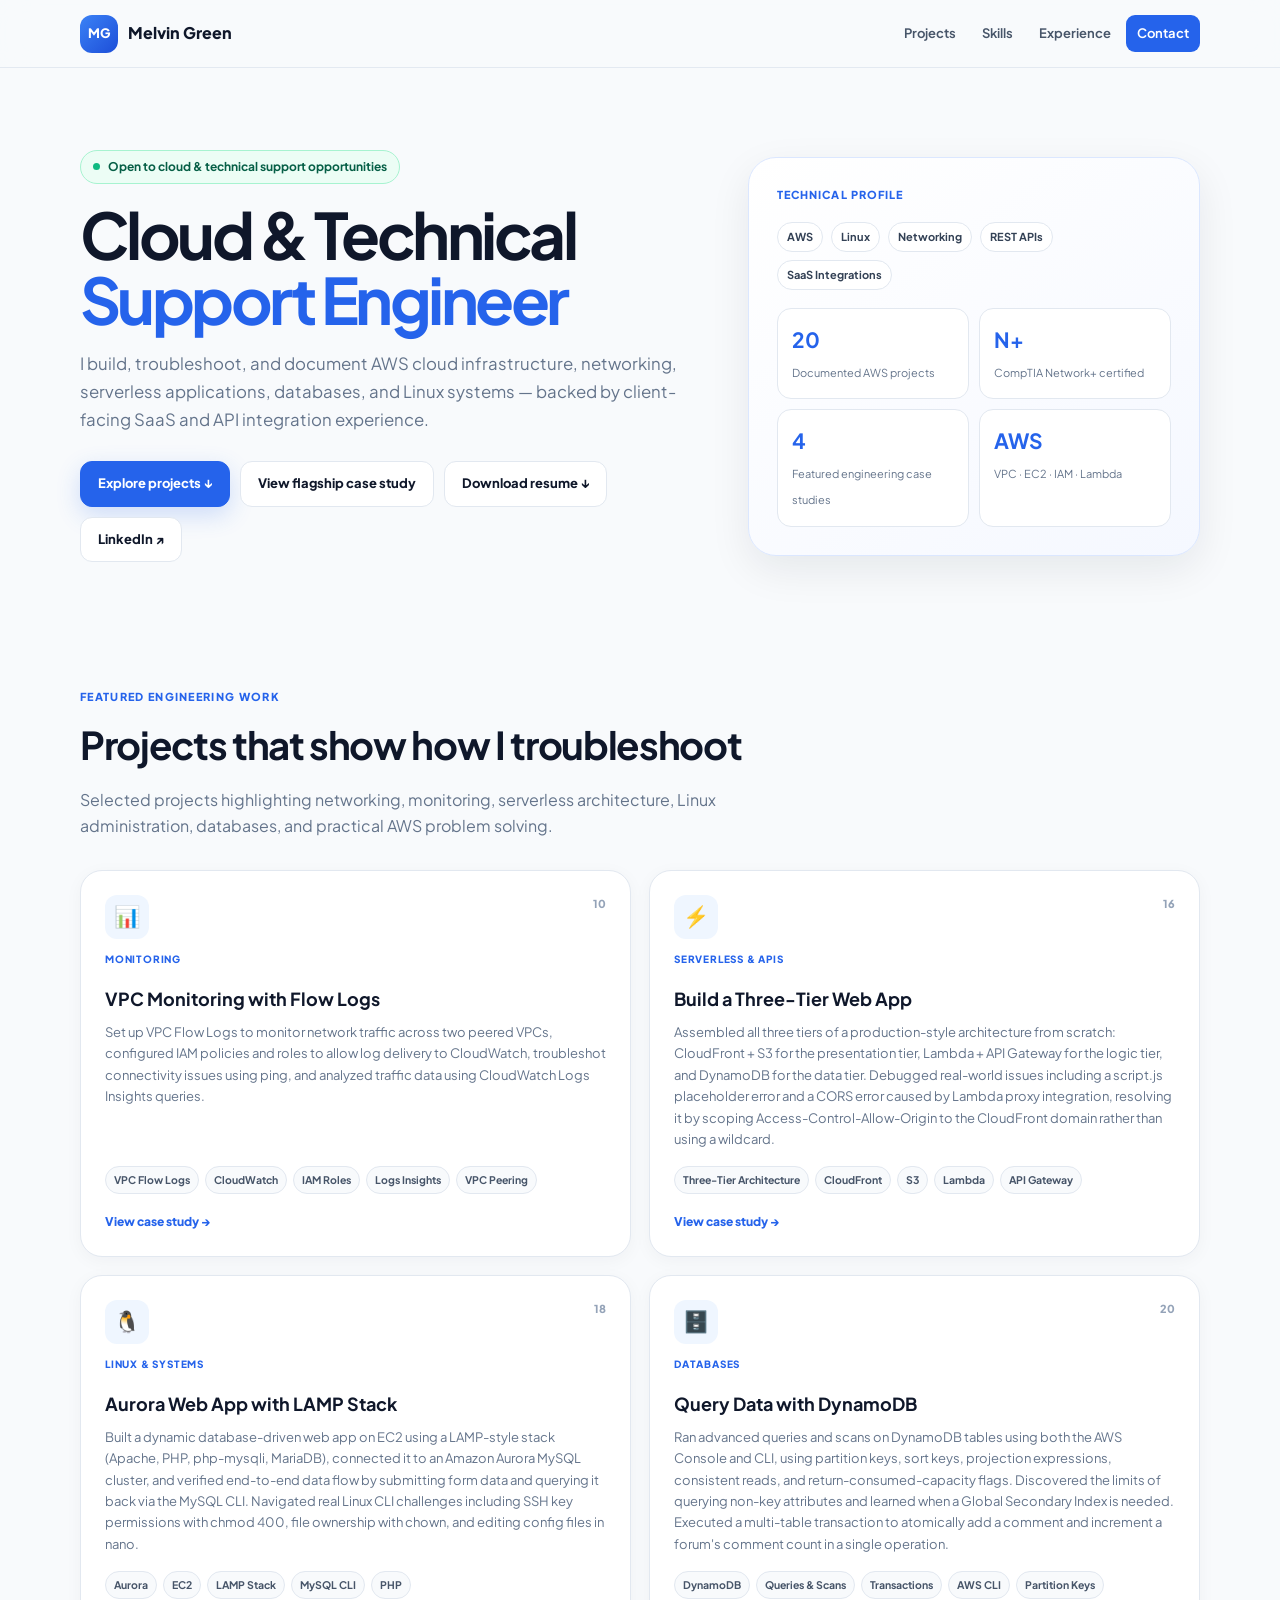
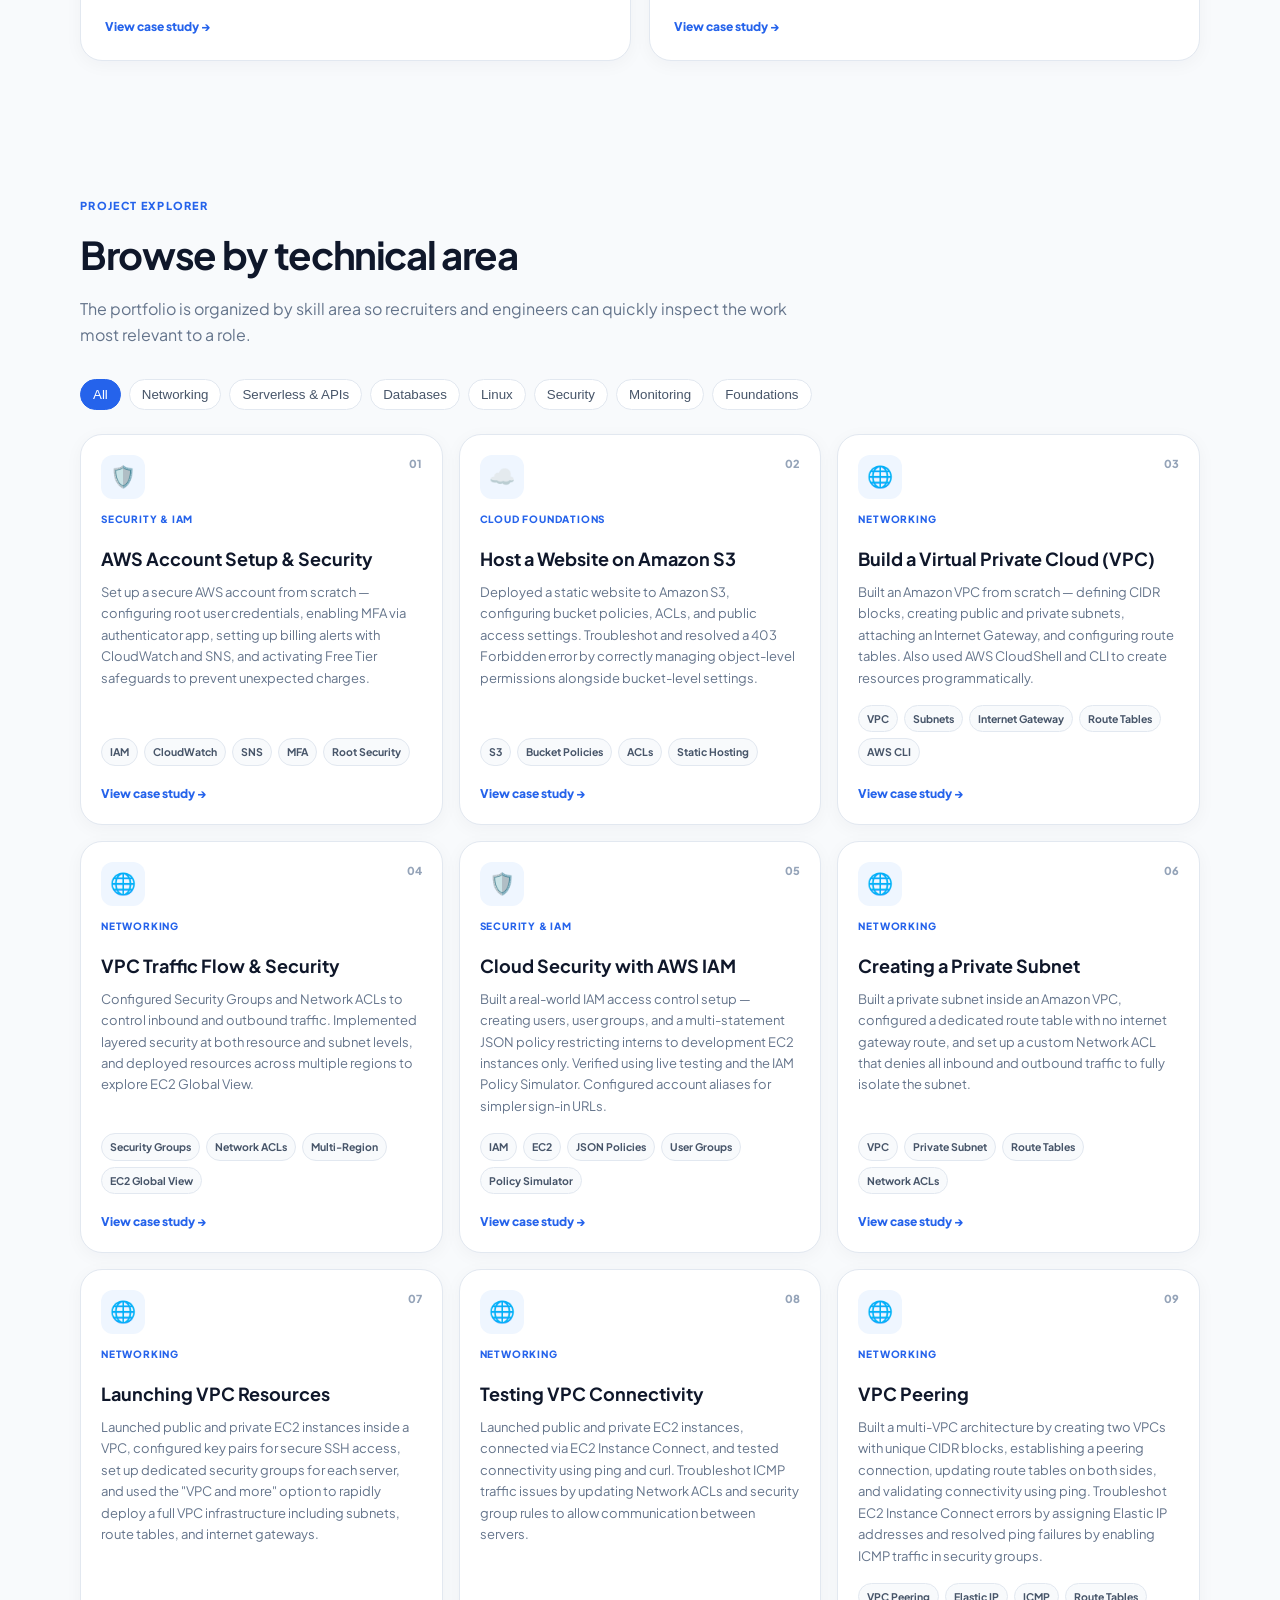
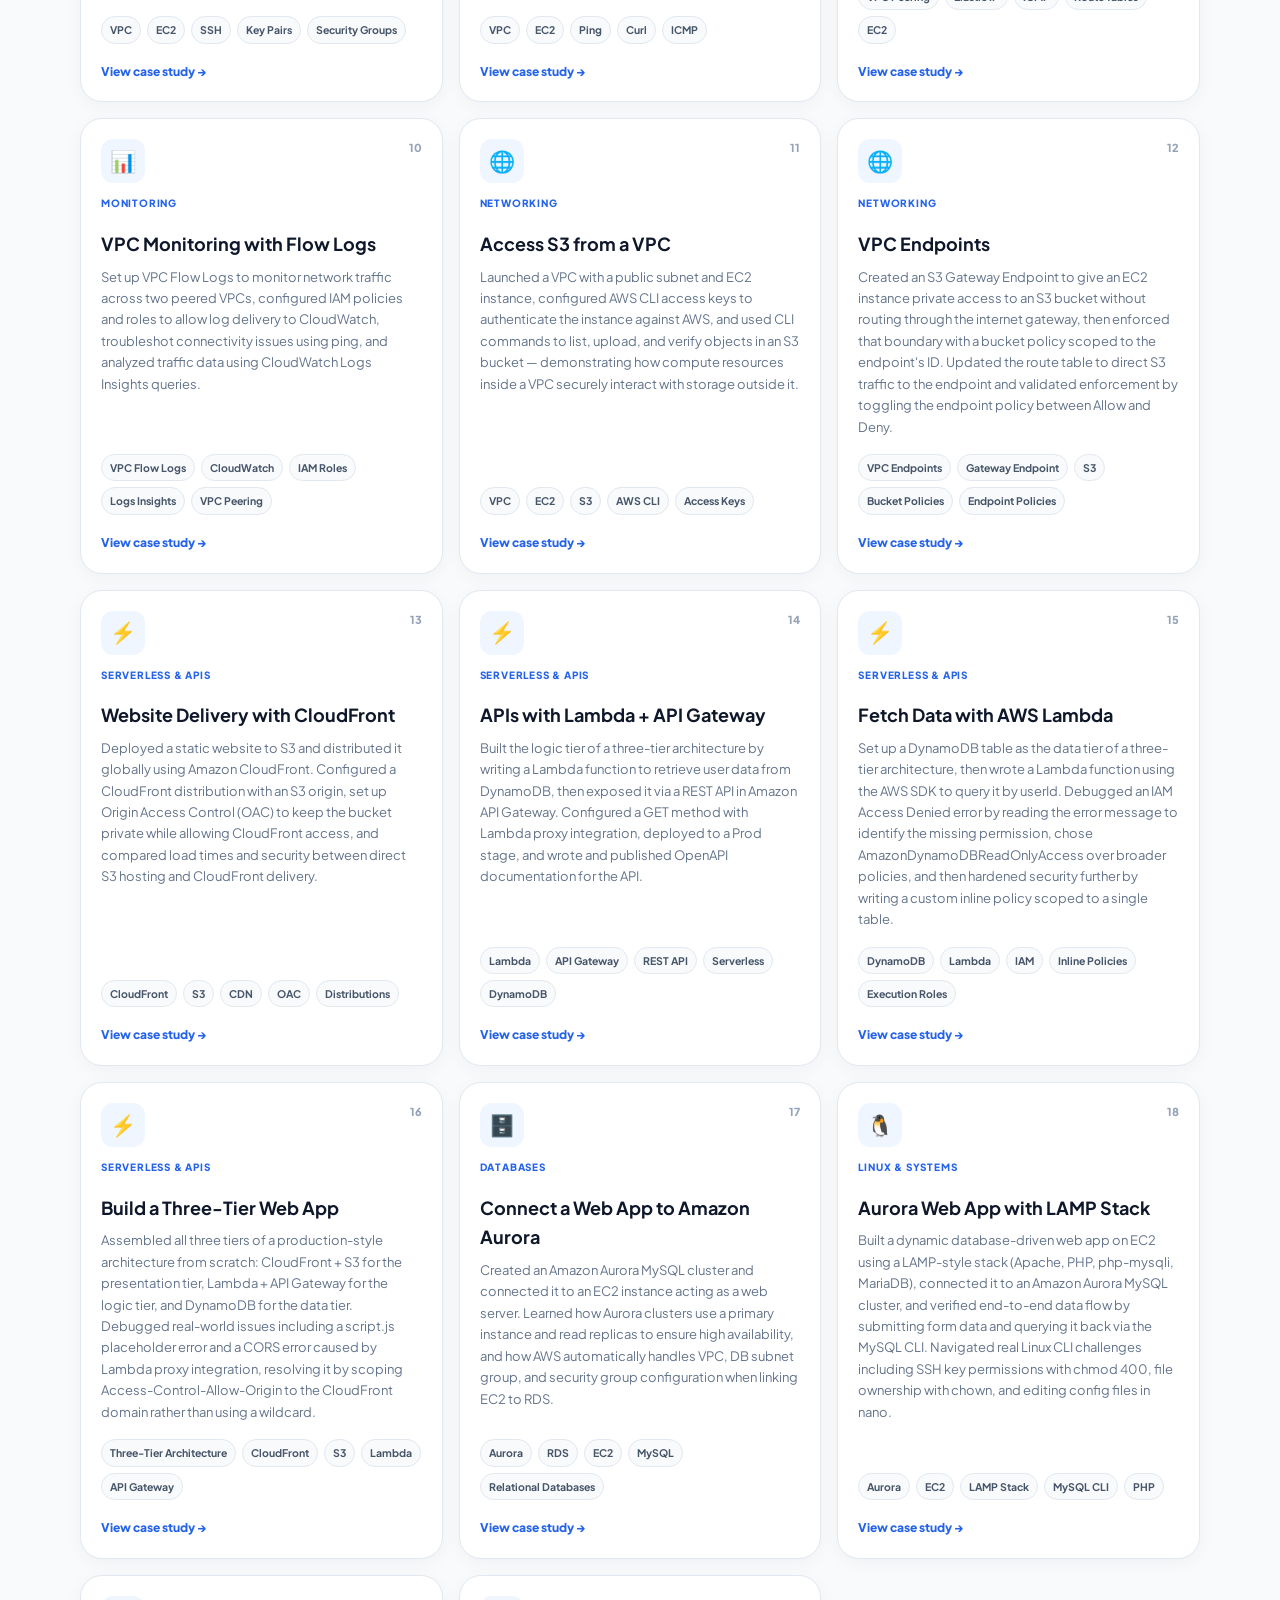
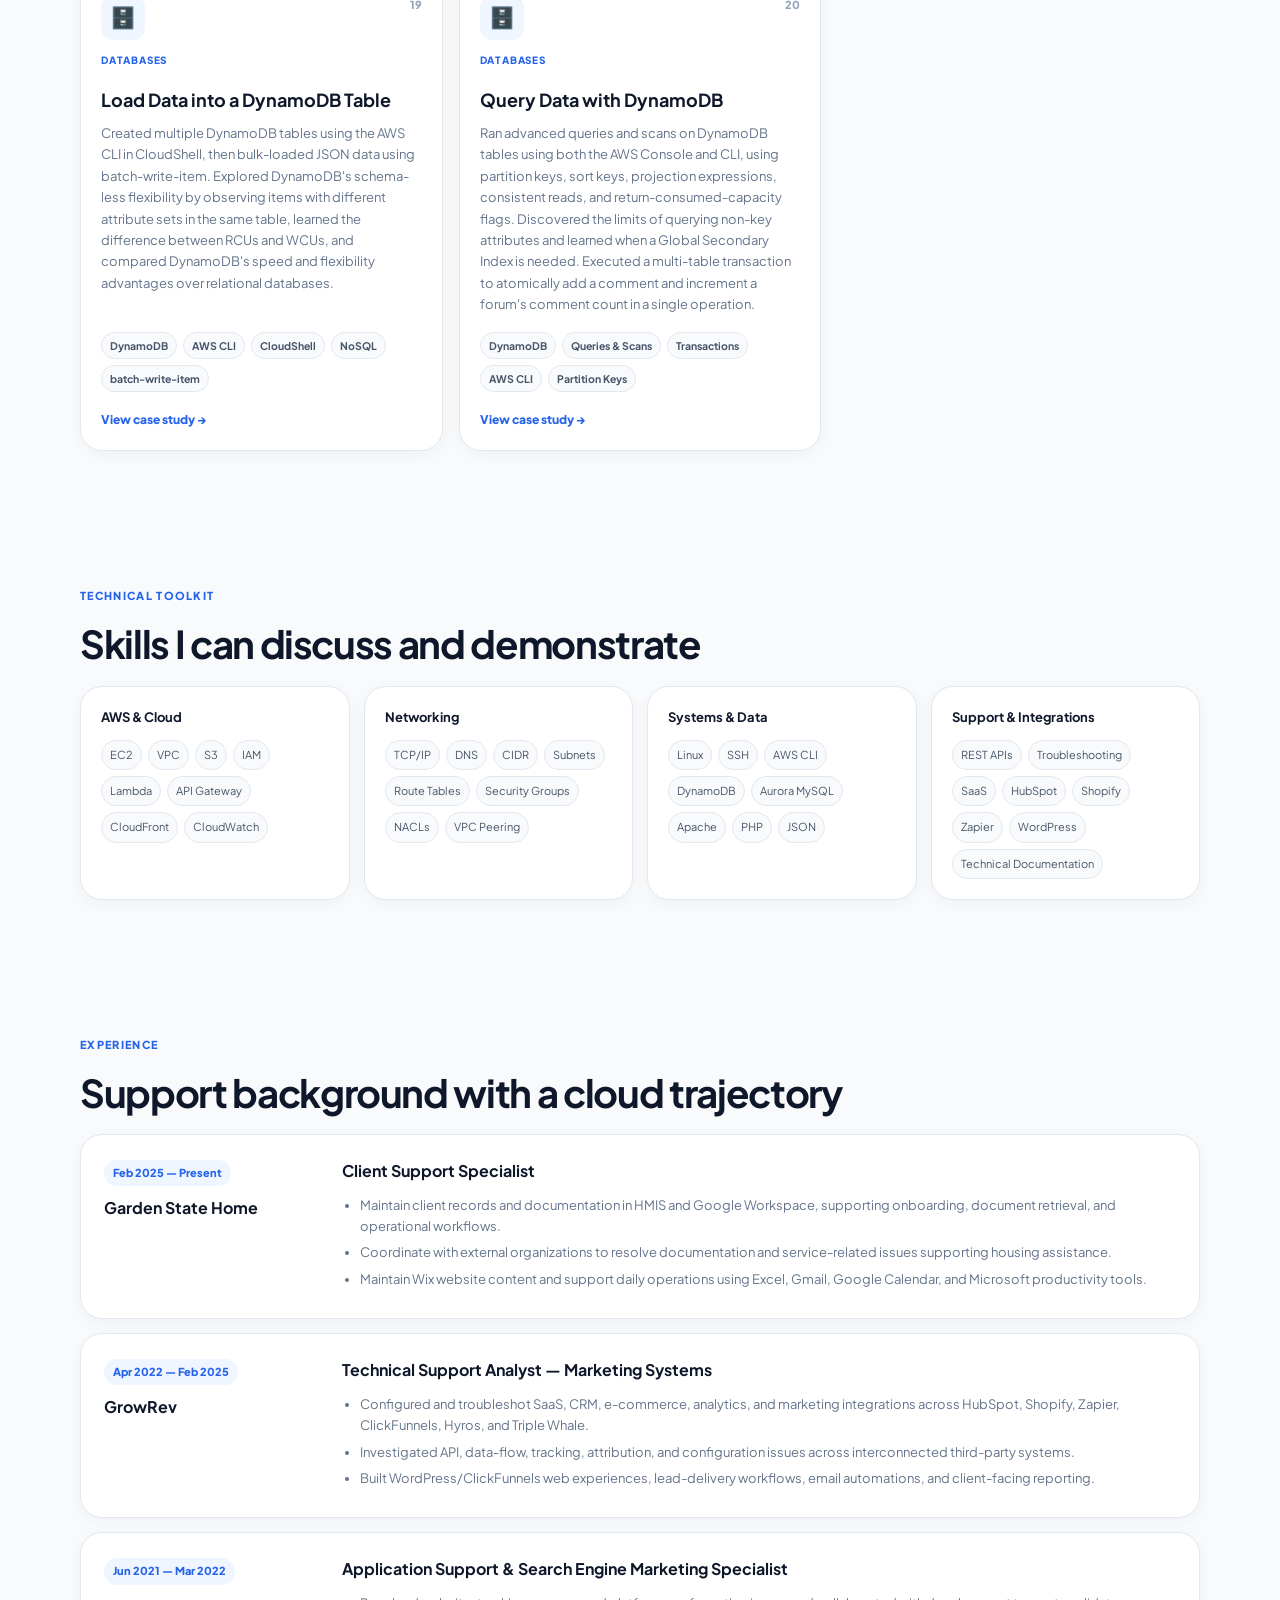
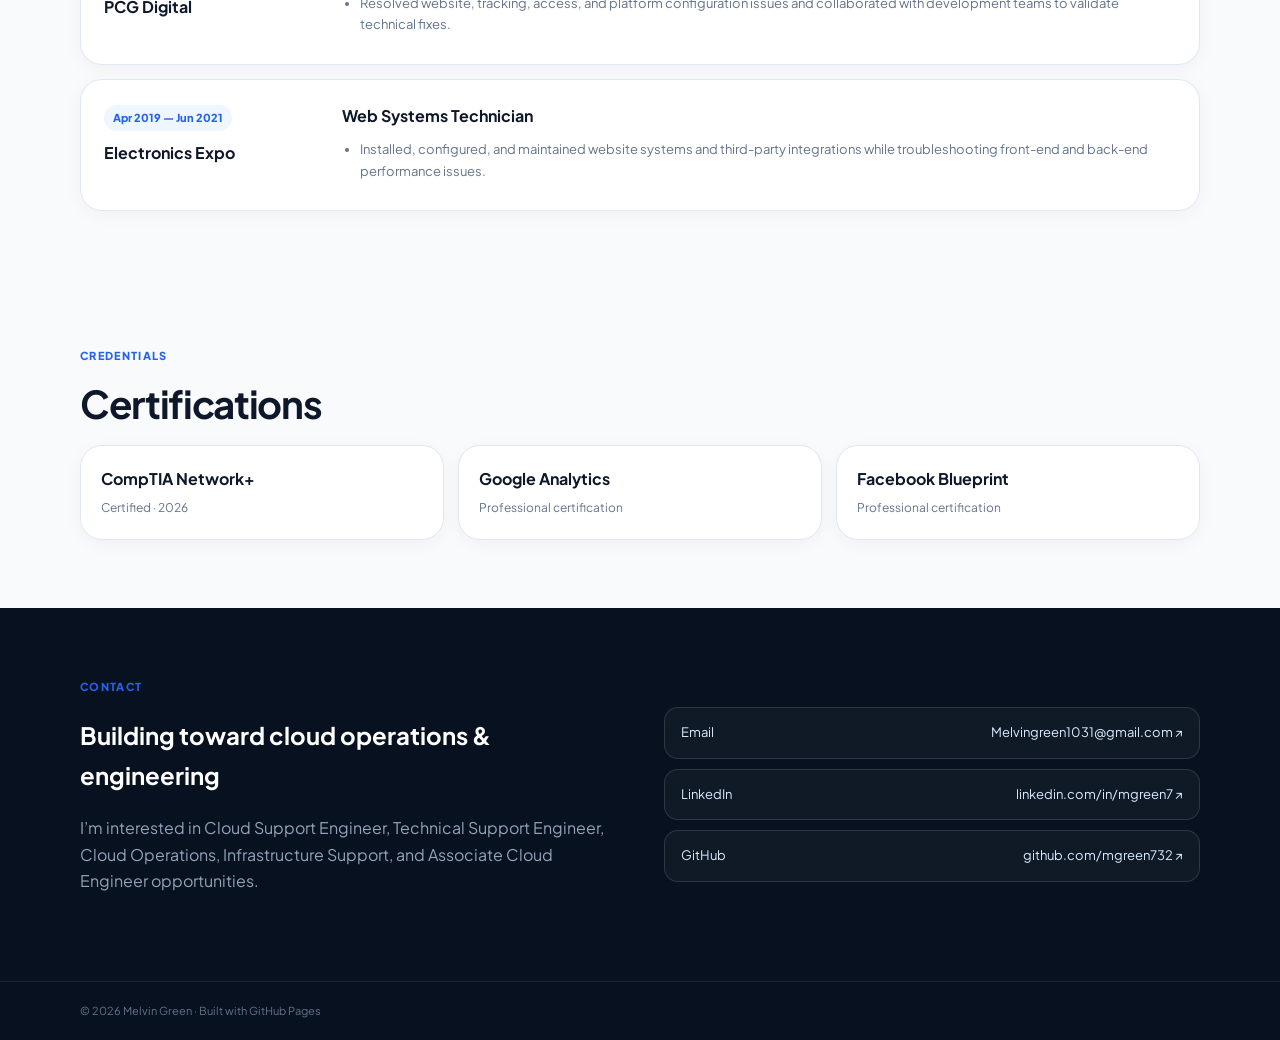
<file: index.html>
<!doctype html>
<html lang="en">

<head>
<meta charset="utf-8">
<meta name="viewport" content="width=device-width,initial-scale=1">
<meta name="description" content="Melvin Green — cloud and technical support engineer portfolio featuring AWS networking, serverless, database, Linux, and troubleshooting projects.">
<title>Melvin Green | Cloud & Technical Support Engineer</title>
<link rel="stylesheet" href="css/styles.css">
</head>

<body>
<a class="skip" href="#main">Skip to content</a>

<nav>

<div class="container nav-in">
<a class="brand" href="index.html">
<span class="mark">MG</span> Melvin Green</a>

<div class="nav-links">
<a href="#projects">Projects</a>
<a href="#skills">Skills</a>
<a href="#experience">Experience</a>
<a class="cta" href="#contact">Contact</a>
</div>

</div>

</nav>

<main id="main">

<header class="hero">

<div class="container hero-grid">

<div>

<div class="status">
<span class="dot">
</span> Open to cloud & technical support opportunities</div>

<h1>Cloud & Technical<br>
<span>Support Engineer</span>
</h1>
<p class="lead">I build, troubleshoot, and document AWS cloud infrastructure, networking, serverless applications, databases, and Linux systems — backed by client-facing SaaS and API integration experience.</p>

<div class="actions">
<a class="btn primary" href="#projects">Explore projects ↓</a>
<a class="btn" href="projects.html?p=p16">View flagship case study</a>
<a class="btn" href="assets/Melvin_Green_Resume.docx">Download resume ↓</a>
<a class="btn" href="https://www.linkedin.com/in/mgreen7" target="_blank">LinkedIn ↗</a>
</div>

</div>

<aside class="hero-card">

<div class="mini">Technical profile</div>

<div class="stack">
<span class="pill">AWS</span>
<span class="pill">Linux</span>
<span class="pill">Networking</span>
<span class="pill">REST APIs</span>
<span class="pill">SaaS Integrations</span>
</div>

<div class="stat-grid">

<div class="stat">
<strong>20</strong>
<span>Documented AWS projects</span>
</div>

<div class="stat">
<strong>N+</strong>
<span>CompTIA Network+ certified</span>
</div>

<div class="stat">
<strong>4</strong>
<span>Featured engineering case studies</span>
</div>

<div class="stat">
<strong>AWS</strong>
<span>VPC · EC2 · IAM · Lambda</span>
</div>

</div>

</aside>

</div>

</header>

<section class="section" id="featured">

<div class="container">

<div class="eyebrow">Featured engineering work</div>

<h2>Projects that show how I troubleshoot</h2>
<p class="section-intro">Selected projects highlighting networking, monitoring, serverless architecture, Linux administration, databases, and practical AWS problem solving.</p>

<div class="featured-grid" id="featured-projects">
</div>

</div>

</section>

<section class="section" id="projects">

<div class="container">

<div class="eyebrow">Project explorer</div>

<h2>Browse by technical area</h2>
<p class="section-intro">The portfolio is organized by skill area so recruiters and engineers can quickly inspect the work most relevant to a role.</p>

<div class="filters" role="group" aria-label="Filter projects">
<button class="filter active" data-filter="all">All</button>
<button class="filter" data-filter="networking">Networking</button>
<button class="filter" data-filter="serverless">Serverless & APIs</button>
<button class="filter" data-filter="databases">Databases</button>
<button class="filter" data-filter="linux">Linux</button>
<button class="filter" data-filter="security">Security</button>
<button class="filter" data-filter="monitoring">Monitoring</button>
<button class="filter" data-filter="cloud">Foundations</button>
</div>

<div class="project-grid" id="project-grid">
</div>

</div>

</section>

<section class="section" id="skills">

<div class="container">

<div class="eyebrow">Technical toolkit</div>

<h2>Skills I can discuss and demonstrate</h2>

<div class="skills">

<div class="skill-card">
<h3>AWS & Cloud</h3>

<div class="chip-row">
<span class="chip">EC2</span>
<span class="chip">VPC</span>
<span class="chip">S3</span>
<span class="chip">IAM</span>
<span class="chip">Lambda</span>
<span class="chip">API Gateway</span>
<span class="chip">CloudFront</span>
<span class="chip">CloudWatch</span>
</div>

</div>

<div class="skill-card">
<h3>Networking</h3>

<div class="chip-row">
<span class="chip">TCP/IP</span>
<span class="chip">DNS</span>
<span class="chip">CIDR</span>
<span class="chip">Subnets</span>
<span class="chip">Route Tables</span>
<span class="chip">Security Groups</span>
<span class="chip">NACLs</span>
<span class="chip">VPC Peering</span>
</div>

</div>

<div class="skill-card">
<h3>Systems & Data</h3>

<div class="chip-row">
<span class="chip">Linux</span>
<span class="chip">SSH</span>
<span class="chip">AWS CLI</span>
<span class="chip">DynamoDB</span>
<span class="chip">Aurora MySQL</span>
<span class="chip">Apache</span>
<span class="chip">PHP</span>
<span class="chip">JSON</span>
</div>

</div>

<div class="skill-card">
<h3>Support & Integrations</h3>

<div class="chip-row">
<span class="chip">REST APIs</span>
<span class="chip">Troubleshooting</span>
<span class="chip">SaaS</span>
<span class="chip">HubSpot</span>
<span class="chip">Shopify</span>
<span class="chip">Zapier</span>
<span class="chip">WordPress</span>
<span class="chip">Technical Documentation</span>
</div>

</div>

</div>

</div>

</section>

<section class="section" id="experience">

<div class="container">

<div class="eyebrow">Experience</div>

<h2>Support background with a cloud trajectory</h2>

<div class="exp-list">
<article class="exp-card">

<div class="exp-meta">
<span class="date">Feb 2025 — Present</span>
<strong>Garden State Home</strong>
</div>

<div class="exp-body">
<h3>Client Support Specialist</h3>
<ul>
<li>Maintain client records and documentation in HMIS and Google Workspace, supporting onboarding, document retrieval, and operational workflows.</li>
<li>Coordinate with external organizations to resolve documentation and service-related issues supporting housing assistance.</li>
<li>Maintain Wix website content and support daily operations using Excel, Gmail, Google Calendar, and Microsoft productivity tools.</li>
</ul>
</div>

</article>
<article class="exp-card">

<div class="exp-meta">
<span class="date">Apr 2022 — Feb 2025</span>
<strong>GrowRev</strong>
</div>

<div class="exp-body">
<h3>Technical Support Analyst — Marketing Systems</h3>
<ul>
<li>Configured and troubleshot SaaS, CRM, e-commerce, analytics, and marketing integrations across HubSpot, Shopify, Zapier, ClickFunnels, Hyros, and Triple Whale.</li>
<li>Investigated API, data-flow, tracking, attribution, and configuration issues across interconnected third-party systems.</li>
<li>Built WordPress/ClickFunnels web experiences, lead-delivery workflows, email automations, and client-facing reporting.</li>
</ul>
</div>

</article>
<article class="exp-card">

<div class="exp-meta">
<span class="date">Jun 2021 — Mar 2022</span>
<strong>PCG Digital</strong>
</div>

<div class="exp-body">
<h3>Application Support & Search Engine Marketing Specialist</h3>
<ul>
<li>Resolved website, tracking, access, and platform configuration issues and collaborated with development teams to validate technical fixes.</li>
</ul>
</div>

</article>
<article class="exp-card">

<div class="exp-meta">
<span class="date">Apr 2019 — Jun 2021</span>
<strong>Electronics Expo</strong>
</div>

<div class="exp-body">
<h3>Web Systems Technician</h3>
<ul>
<li>Installed, configured, and maintained website systems and third-party integrations while troubleshooting front-end and back-end performance issues.</li>
</ul>
</div>

</article>
</div>

</div>

</section>

<section class="section" id="certifications">

<div class="container">

<div class="eyebrow">Credentials</div>

<h2>Certifications</h2>

<div class="cert-grid">

<div class="cert-card">
<strong>CompTIA Network+</strong>
<span>Certified · 2026</span>
</div>

<div class="cert-card">
<strong>Google Analytics</strong>
<span>Professional certification</span>
</div>

<div class="cert-card">
<strong>Facebook Blueprint</strong>
<span>Professional certification</span>
</div>

</div>

</div>

</section>

<section class="contact" id="contact">

<div class="container contact-grid">

<div>

<div class="eyebrow">Contact</div>

<h2>Building toward cloud operations & engineering</h2>
<p>I’m interested in Cloud Support Engineer, Technical Support Engineer, Cloud Operations, Infrastructure Support, and Associate Cloud Engineer opportunities.</p>
</div>

<div class="contact-links">
<a class="contact-link" href="mailto:Melvingreen1031@gmail.com">
<span>Email</span>
<span>Melvingreen1031@gmail.com ↗</span>
</a>
<a class="contact-link" href="https://www.linkedin.com/in/mgreen7" target="_blank">
<span>LinkedIn</span>
<span>linkedin.com/in/mgreen7 ↗</span>
</a>
<a class="contact-link" href="https://github.com/mgreen732" target="_blank">
<span>GitHub</span>
<span>github.com/mgreen732 ↗</span>
</a>
</div>

</div>

</section>

</main>

<footer>

<div class="container">© 2026 Melvin Green · Built with GitHub Pages</div>

</footer>

<script src="js/projects-data.js">
</script>

<script src="js/app.js">
</script>

</body>

</html>
</file>
<file: css/styles.css>
@import url('https://fonts.googleapis.com/css2?family=Plus+Jakarta+Sans:wght@400;500;600;700;800&display=swap');
:root{--bg:#f8fafc;--card:#fff;--text:#0f172a;--muted:#64748b;--line:#e2e8f0;--blue:#2563eb;--blue2:#1d4ed8;--blue50:#eff6ff;--green:#059669;--dark:#07111f;--shadow:0 14px 40px rgba(15,23,42,.08);--radius:22px}
*{box-sizing:border-box}html{scroll-behavior:smooth}body{margin:0;font-family:'Plus Jakarta Sans',sans-serif;background:var(--bg);color:var(--text);line-height:1.65}a{color:inherit}.container{width:min(1120px,calc(100% - 40px));margin:auto}.skip{position:absolute;left:-9999px}.skip:focus{left:16px;top:16px;background:#fff;padding:10px 14px;z-index:999}
nav{height:68px;position:sticky;top:0;z-index:50;background:rgba(248,250,252,.88);backdrop-filter:blur(16px);border-bottom:1px solid rgba(226,232,240,.9)}.nav-in{height:100%;display:flex;align-items:center;justify-content:space-between}.brand{display:flex;gap:10px;align-items:center;text-decoration:none;font-weight:800}.mark{width:38px;height:38px;border-radius:12px;display:grid;place-items:center;background:linear-gradient(135deg,#3b82f6,#1d4ed8);color:white;font-size:13px}.nav-links{display:flex;gap:4px;align-items:center}.nav-links a{text-decoration:none;color:#475569;font-size:13px;font-weight:650;padding:8px 11px;border-radius:9px}.nav-links a:hover{background:#eaf1fb;color:#0f172a}.nav-links .cta{background:var(--blue);color:#fff}.nav-links .cta:hover{background:var(--blue2);color:#fff}
.hero{padding:82px 0 58px}.hero-grid{display:grid;grid-template-columns:1.15fr .85fr;gap:56px;align-items:center}.status{display:inline-flex;gap:8px;align-items:center;background:#ecfdf5;border:1px solid #a7f3d0;color:#065f46;border-radius:999px;padding:6px 12px;font-size:12px;font-weight:700}.dot{width:7px;height:7px;border-radius:50%;background:#10b981}.hero h1{font-size:clamp(2.5rem,5vw,4.6rem);line-height:1.02;letter-spacing:-.055em;margin:18px 0 18px}.hero h1 span{color:var(--blue)}.lead{font-size:1.05rem;color:var(--muted);max-width:680px}.actions{display:flex;gap:10px;flex-wrap:wrap;margin-top:28px}.btn{display:inline-flex;align-items:center;justify-content:center;text-decoration:none;border-radius:12px;padding:11px 17px;font-size:13px;font-weight:750;border:1px solid var(--line);background:#fff}.btn.primary{background:var(--blue);border-color:var(--blue);color:#fff;box-shadow:0 8px 24px rgba(37,99,235,.2)}.btn:hover{transform:translateY(-1px)}.hero-card{background:linear-gradient(145deg,#fff,#f5f8ff);border:1px solid #dbe7ff;border-radius:28px;padding:28px;box-shadow:var(--shadow)}.hero-card .mini{font-size:11px;color:var(--blue);font-weight:800;text-transform:uppercase;letter-spacing:.1em}.stack{display:flex;flex-wrap:wrap;gap:8px;margin:18px 0}.pill{font-size:11px;font-weight:700;color:#334155;background:#fff;border:1px solid var(--line);border-radius:999px;padding:5px 9px}.stat-grid{display:grid;grid-template-columns:repeat(2,1fr);gap:10px}.stat{background:#fff;border:1px solid var(--line);padding:14px;border-radius:14px}.stat strong{display:block;color:var(--blue);font-size:21px}.stat span{font-size:11px;color:var(--muted)}
.section{padding:68px 0}.eyebrow{font-size:11px;text-transform:uppercase;letter-spacing:.12em;color:var(--blue);font-weight:800}.section h2{font-size:clamp(1.8rem,3vw,2.6rem);letter-spacing:-.035em;margin:7px 0 10px}.section-intro{color:var(--muted);max-width:720px;margin:0 0 30px}.featured-grid{display:grid;grid-template-columns:repeat(2,1fr);gap:18px}.feature-card,.project-card,.skill-card,.exp-card,.cert-card{background:#fff;border:1px solid var(--line);border-radius:var(--radius);box-shadow:0 4px 18px rgba(15,23,42,.04)}.feature-card{padding:24px;display:flex;flex-direction:column;min-height:320px}.card-top{display:flex;justify-content:space-between;align-items:flex-start}.icon{width:44px;height:44px;border-radius:12px;background:var(--blue50);display:grid;place-items:center;font-size:21px}.num{font-size:11px;color:#94a3b8;font-weight:800}.feature-card h3,.project-card h3{font-size:18px;margin:17px 0 8px}.feature-card p,.project-card p{font-size:13px;color:var(--muted);margin:0 0 16px}.tags{display:flex;flex-wrap:wrap;gap:6px;margin-top:auto}.tag{font-size:10.5px;font-weight:700;background:#f8fafc;border:1px solid var(--line);color:#475569;border-radius:999px;padding:4px 8px}.case-link{margin-top:18px;color:var(--blue);text-decoration:none;font-size:12px;font-weight:800}
.filters{display:flex;gap:8px;flex-wrap:wrap;margin:24px 0}.filter{border:1px solid var(--line);background:#fff;border-radius:999px;padding:7px 12px;font:700 12px inherit;color:#475569;cursor:pointer}.filter.active,.filter:hover{background:var(--blue);border-color:var(--blue);color:white}.project-grid{display:grid;grid-template-columns:repeat(3,1fr);gap:16px}.project-card{padding:20px;display:flex;flex-direction:column;min-height:295px;transition:.2s}.project-card:hover{transform:translateY(-3px);box-shadow:var(--shadow)}.project-card.hidden{display:none}.category{font-size:10px;color:var(--blue);font-weight:800;text-transform:uppercase;letter-spacing:.08em;margin-top:12px}
.skills{display:grid;grid-template-columns:repeat(4,1fr);gap:14px}.skill-card{padding:20px}.skill-card h3{font-size:13px;margin:0 0 12px}.chip-row{display:flex;flex-wrap:wrap;gap:6px}.chip{font-size:11px;padding:5px 8px;background:#f8fafc;border:1px solid var(--line);border-radius:999px;color:#475569}
.exp-list{display:grid;gap:14px}.exp-card{padding:23px;display:grid;grid-template-columns:210px 1fr;gap:28px}.exp-meta .date{display:inline-block;background:var(--blue50);color:var(--blue);border-radius:999px;padding:4px 9px;font-size:11px;font-weight:800}.exp-meta strong{display:block;margin-top:9px}.exp-body h3{margin:0 0 10px;font-size:16px}.exp-body ul{margin:0;padding-left:18px;color:var(--muted);font-size:13px}.exp-body li{margin:5px 0}
.cert-grid{display:grid;grid-template-columns:repeat(3,1fr);gap:14px}.cert-card{padding:20px}.cert-card strong{display:block}.cert-card span{font-size:12px;color:var(--muted)}
.contact{background:var(--dark);color:white;padding:70px 0}.contact-grid{display:grid;grid-template-columns:1fr 1fr;gap:48px;align-items:center}.contact p{color:#94a3b8}.contact-links{display:grid;gap:10px}.contact-link{display:flex;justify-content:space-between;text-decoration:none;border:1px solid rgba(255,255,255,.12);background:rgba(255,255,255,.04);padding:14px 16px;border-radius:14px;color:#dbeafe;font-size:13px}.contact-link:hover{background:rgba(255,255,255,.08)}footer{background:var(--dark);border-top:1px solid rgba(255,255,255,.08);color:#64748b;padding:20px 0;font-size:11px}
/* projects page */.projects-head{padding:54px 0 28px}.projects-layout{display:grid;grid-template-columns:310px 1fr;gap:20px;padding-bottom:70px}.sidebar{position:sticky;top:88px;align-self:start;background:#fff;border:1px solid var(--line);border-radius:20px;padding:12px;max-height:calc(100vh - 110px);overflow:auto}.side-filter{width:100%;text-align:left;border:0;background:transparent;border-radius:11px;padding:10px;font:700 12px inherit;color:#475569;cursor:pointer}.side-filter.active,.side-filter:hover{background:var(--blue50);color:var(--blue)}.viewer{background:#fff;border:1px solid var(--line);border-radius:24px;overflow:hidden;box-shadow:var(--shadow)}.case-hero{padding:28px;border-bottom:1px solid var(--line)}.case-hero h1{font-size:30px;letter-spacing:-.035em;margin:10px 0}.case-cols{display:grid;grid-template-columns:1fr 1fr;gap:14px;margin-top:22px}.case-box{background:#f8fafc;border:1px solid var(--line);border-radius:14px;padding:15px}.case-box .label{font-size:10px;color:var(--blue);font-weight:800;text-transform:uppercase;letter-spacing:.08em}.case-box p{font-size:12.5px;color:#475569;margin:5px 0 0}.docbar{display:flex;justify-content:space-between;gap:10px;align-items:center;padding:10px 16px;border-bottom:1px solid var(--line);background:#fbfdff}.docbar span{font-size:11px;color:var(--muted)}.doc-actions{display:flex;gap:8px}.docframe{height:720px;background:#f1f5f9}.docframe iframe{border:0;width:100%;height:100%}.empty{padding:60px;text-align:center;color:var(--muted)}
@media(max-width:900px){.hero-grid,.contact-grid{grid-template-columns:1fr}.project-grid{grid-template-columns:repeat(2,1fr)}.skills{grid-template-columns:repeat(2,1fr)}.projects-layout{grid-template-columns:1fr}.sidebar{position:static;max-height:none}.hero{padding-top:52px}.exp-card{grid-template-columns:1fr}.cert-grid{grid-template-columns:1fr 1fr}}
@media(max-width:620px){.container{width:min(100% - 28px,1120px)}.nav-links a:not(.cta){display:none}.hero h1{font-size:2.7rem}.featured-grid,.project-grid,.skills,.cert-grid,.case-cols{grid-template-columns:1fr}.section{padding:52px 0}.docframe{height:560px}.case-hero{padding:20px}.case-hero h1{font-size:24px}.hero-card{padding:20px}}

/* V2.1 flagship case studies */
.case-objective,.architecture,.case-section{margin-top:18px;border:1px solid var(--line);border-radius:16px;padding:18px;background:#f8fafc}
.case-objective{background:var(--blue50);border-color:#bfdbfe}
.case-objective .label,.architecture .label,.case-section .label{font-size:10px;color:var(--blue);font-weight:800;text-transform:uppercase;letter-spacing:.08em}
.case-objective p,.case-section p{font-size:13px;color:#475569;margin:7px 0 0;line-height:1.65}
.case-detail-grid{display:grid;grid-template-columns:1fr 1fr;gap:14px}
.case-section ul{padding-left:20px;margin:9px 0 0;color:#475569;font-size:13px;line-height:1.6}
.case-section li{margin:6px 0}
.learned{border-left:4px solid var(--blue)}
.arch-flow{display:flex;align-items:center;gap:9px;flex-wrap:wrap;margin-top:12px}
.arch-node{background:#fff;border:1px solid #cbd5e1;border-radius:10px;padding:9px 11px;font-size:11px;font-weight:800;color:#334155}
.arch-arrow{font-weight:900;color:var(--blue)}
.side-filter small{display:block;margin-top:3px;color:var(--blue);font-size:9px;text-transform:uppercase;letter-spacing:.08em}
@media(max-width:620px){.case-detail-grid{grid-template-columns:1fr}.arch-arrow{transform:rotate(90deg)}.arch-flow{align-items:flex-start}}
/* Mobile project page: show case study before project list */
@media (max-width: 900px) {
  .viewer {
    order: 1;
  }

  .sidebar {
    order: 2;
    position: static;
    max-height: none;
    margin-top: 8px;
  }
}
</file>
